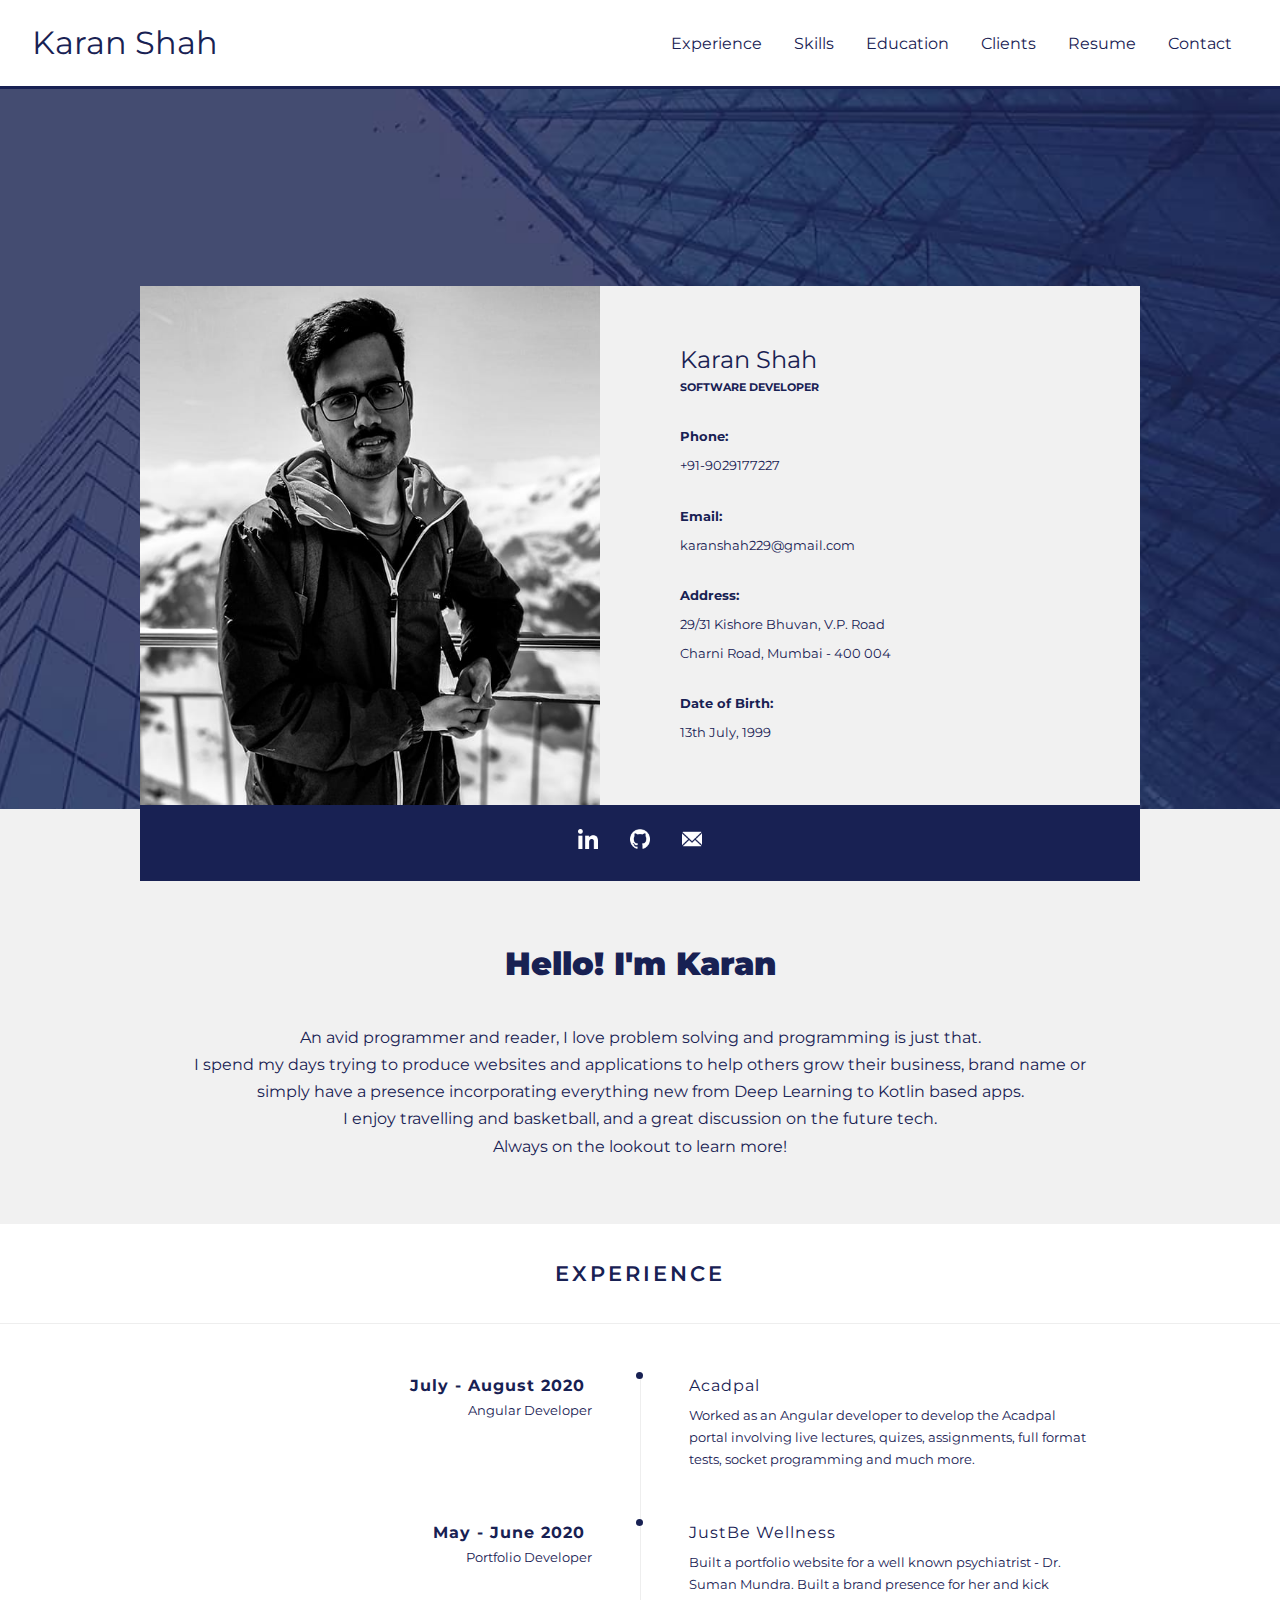
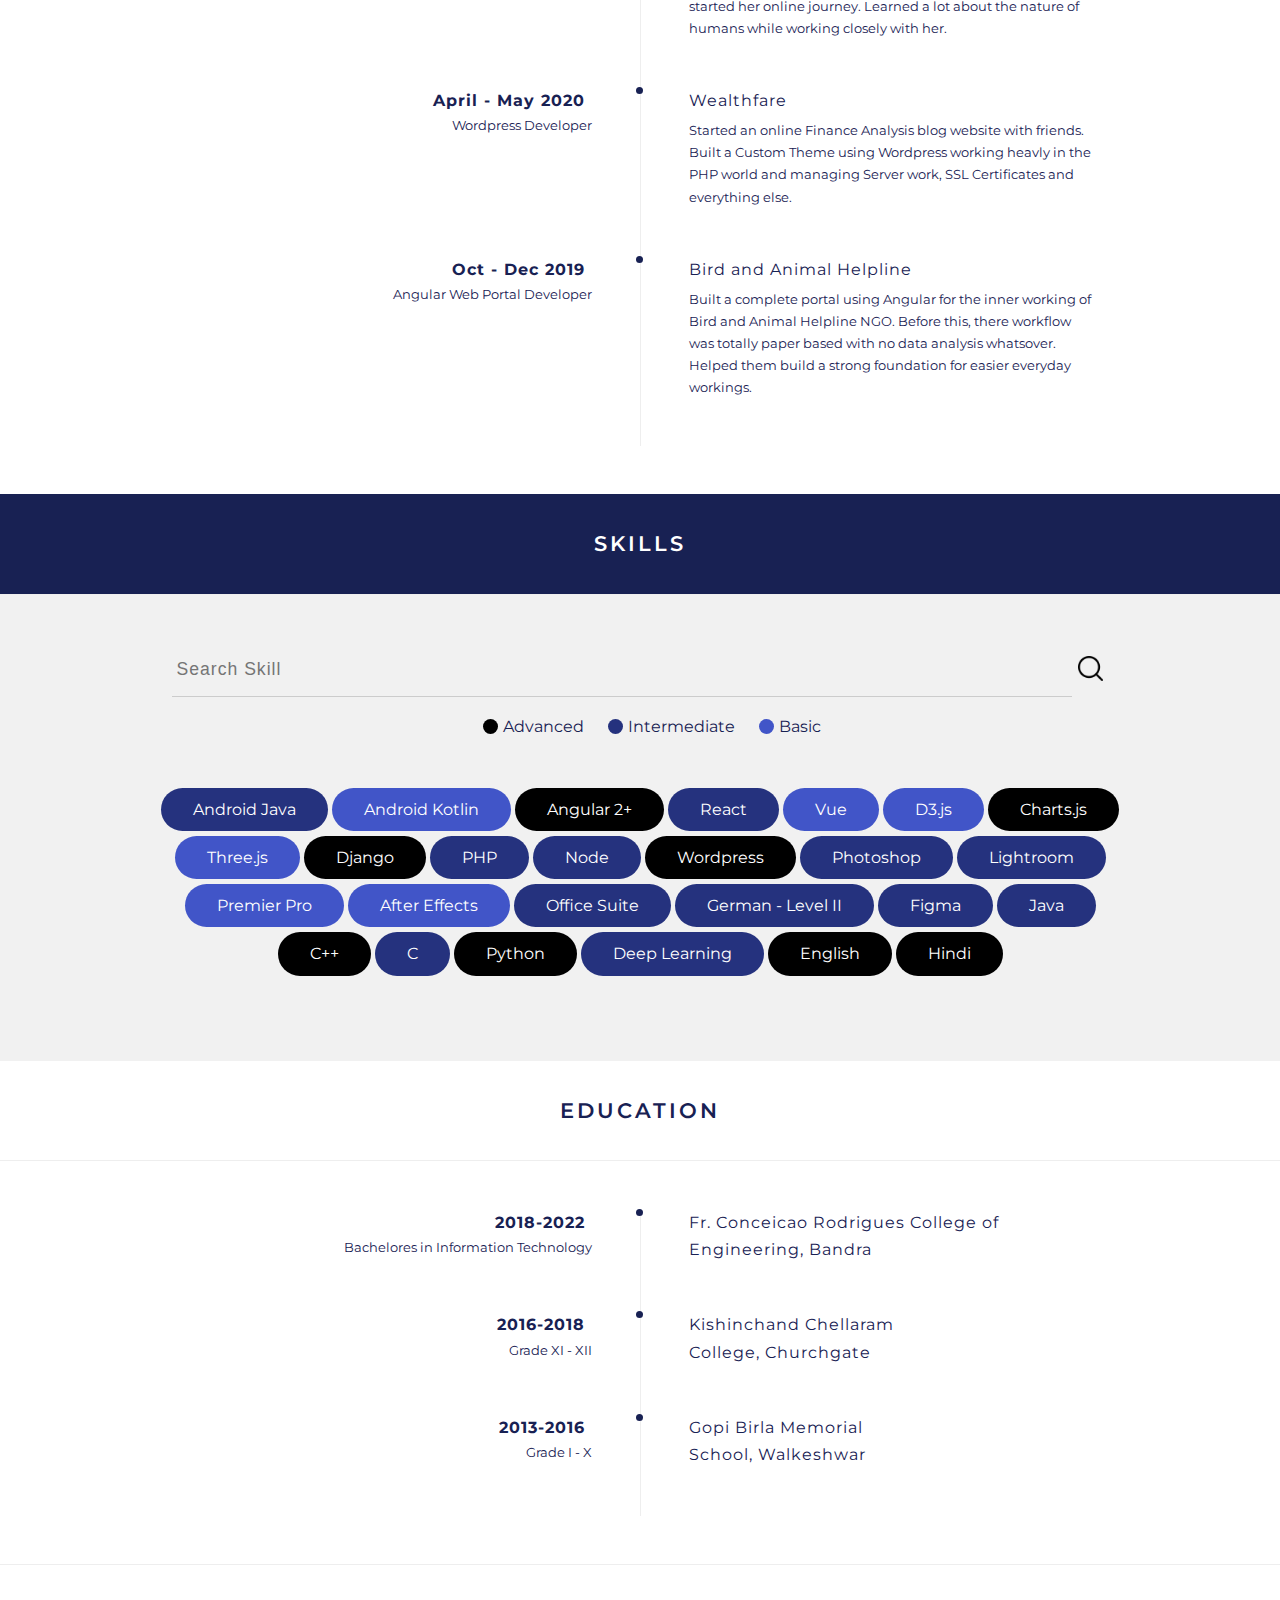
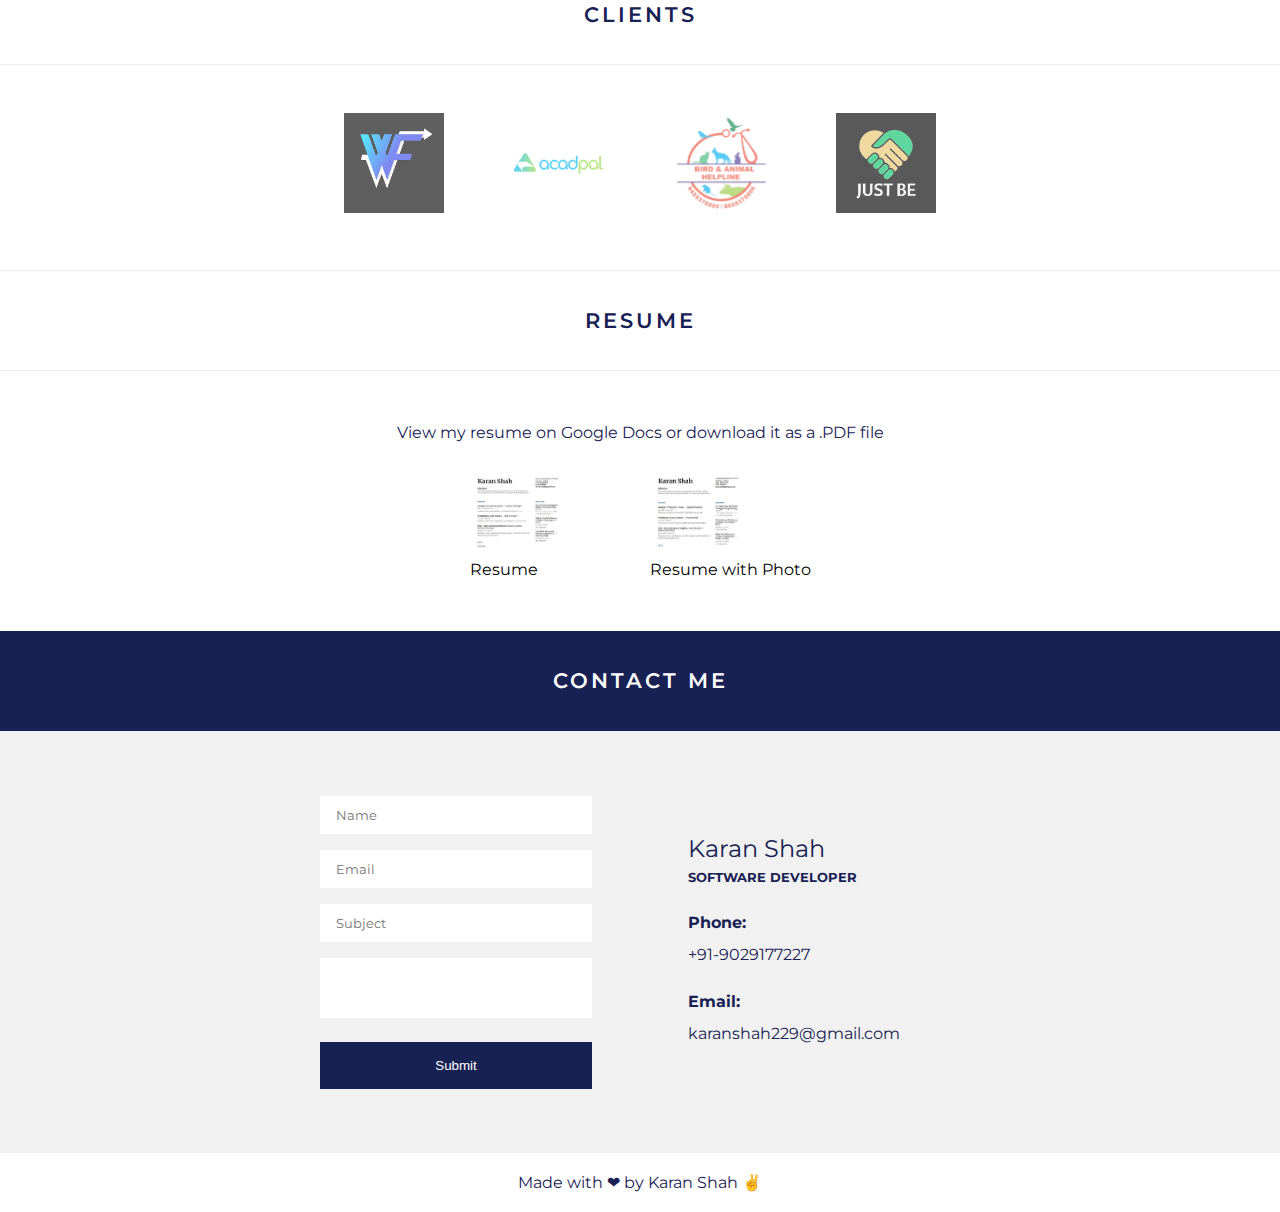
<file: index.html>
<!DOCTYPE html>
<html lang="en">
	<head>
		<meta charset="UTF-8" />
		<meta name="viewport" content="width=device-width, initial-scale=1.0" />
		<title>Karan Shah</title>
		<link rel="icon" href="favico.ico" type="image/png" />
		<link rel="stylesheet" href="styles.css" />
		<link rel="preconnect" href="https://fonts.gstatic.com" />
		<link
			rel="stylesheet"
			href="https://fonts.googleapis.com/css2?family=Montserrat:wght@400;600&display=swap"
		/>
		<link
			rel="stylesheet"
			href="https://cdnjs.cloudflare.com/ajax/libs/animate.css/4.1.1/animate.min.css"
		/>
	</head>
	<body>
		<!-- Header -->
		<nav class="header">
			<div class="mobile-header">
				<span class="header__heading">Karan Shah</span>
				<span onclick="mobile_menu()"
					><img src="images/hero/menu.png"
				/></span>
			</div>
			<nav class="container">
				<a
					href="#experience"
					id="nav_experience"
					class="header__quick_link"
					>Experience</a
				>
				<a href="#skills" id="nav_skills" class="header__quick_link"
					>Skills</a
				>
				<a
					href="#education"
					id="nav_education"
					class="header__quick_link"
					>Education</a
				>
				<a href="#clients" id="nav_clients" class="header__quick_link"
					>Clients</a
				>
				<a href="#resume" id="nav_resume" class="header__quick_link"
					>Resume</a
				>
				<a href="#contact" id="nav_contact" class="header__quick_link"
					>Contact</a
				>
			</nav>

			<div class="mobile-menu" id="mobile_menu">
				<nav style="display: flex; flex-direction: column">
					<a
						href="#experience"
						onclick="mobile_menu()"
						id="mob_nav_experience"
						class="header__quick_link"
						>Experience</a
					>
					<a
						href="#skills"
						onclick="mobile_menu()"
						id="mob_nav_skills"
						class="header__quick_link"
						>Skills</a
					>
					<a
						href="#education"
						onclick="mobile_menu()"
						id="mob_nav_education"
						class="header__quick_link"
						>Education</a
					>
					<a
						href="#clients"
						onclick="mobile_menu()"
						id="mob_nav_clients"
						class="header__quick_link"
						>Clients</a
					>
					<a
						href="#resume"
						onclick="mobile_menu()"
						id="mob_nav_resume"
						class="header__quick_link"
						>Resume</a
					>
					<a
						href="#contact"
						onclick="mobile_menu()"
						id="mob_nav_contact"
						class="header__quick_link"
						>Contact</a
					>
					<a
						onclick="mobile_menu()"
						class="header__quick_link"
						style="font-size: 1.2rem"
						>Close</a
					>
				</nav>
				<div class="mobile_menu_footer">Karan</div>
			</div>
		</nav>

		<!-- To adjust for Position:Fixed Issues -->
		<nav
			class="header heading__font"
			style="position: relative; opacity: 0; pointer-events: none"
		>
			<div><span class="header__heading">K</span></div>
			<nav class="container">|</nav>
		</nav>

		<!-- Hero -->
		<div class="hero__wrapper">
			<div class="hero">
				<div class="hero__card">
					<div class="hero__card__top">
						<div
							id="hero__card__left"
							class="hero__card__left animate__animated"
						></div>
						<div
							id="hero__card__right"
							class="hero__card__right animate__animated"
						>
							<div>
								<div class="hero__card__right__name">
									Karan Shah
								</div>
								<div class="hero__card__right__profession">
									SOFTWARE DEVELOPER
								</div>
							</div>
							<div>
								<div class="hero__card__right__heading">
									Phone:
								</div>
								<div>+91-9029177227</div>
							</div>
							<div>
								<div class="hero__card__right__heading">
									Email:
								</div>
								<div>karanshah229@gmail.com</div>
							</div>
							<div>
								<div class="hero__card__right__heading">
									Address:
								</div>
								<div>29/31 Kishore Bhuvan, V.P. Road</div>
								<div>Charni Road, Mumbai - 400 004</div>
							</div>
							<div>
								<div class="hero__card__right__heading">
									Date of Birth:
								</div>
								<div>13th July, 1999</div>
							</div>
						</div>
					</div>
					<div
						id="hero__card__bottom"
						class="hero__card__bottom animate__animated"
					>
						<span>
							<a
								href="https://www.linkedin.com/in/karan-shah-195703169/"
								target="_blank"
							>
								<img
									src="images/social/linkedin.png"
									alt="Linked In Profile"
									class="social_link_icons"
								/>
							</a>
						</span>
						<span>
							<a
								href="https://github.com/karanshah229"
								target="_blank"
							>
								<img
									src="images/social/github.png"
									alt="Github Profile"
									class="social_link_icons"
								/>
							</a>
						</span>
						<span>
							<a
								href="mailto:karanshah229@gmail.com"
								target="_blank"
							>
								<img
									src="images/social/email.png"
									alt="Email"
									class="social_link_icons"
								/>
							</a>
						</span>
					</div>
				</div>
			</div>
			<div class="hero__text">
				<div class="hero__text__heading">Hello! I'm Karan</div>
				<div class="hero__text__body">
					<div>
						An avid programmer and reader, I love problem solving
						and programming is just that.
					</div>
					<div>
						I spend my days trying to produce websites and
						applications to help others grow their business, brand
						name or simply have a presence incorporating everything
						new from Deep Learning to Kotlin based apps.
					</div>
					<div>
						I enjoy travelling and basketball, and a great
						discussion on the future tech.
					</div>
					<div>Always on the lookout to learn more!</div>
				</div>
			</div>
		</div>

		<!-- Experience -->
		<div id="experience">
			<div class="experience__heading">EXPERIENCE</div>
			<div class="experience__body">
				<div class="experience__body__exp">
					<div class="experience__body__exp__left">
						<div class="experience__body__exp__left__date">
							July - August 2020
						</div>
						<div class="experience__body__exp__left__position">
							Angular Developer
						</div>
					</div>
					<div class="experience__body__exp__right">
						<div class="experience__body__exp__right__company-name">
							Acadpal
						</div>
						<div class="experience__body__exp__right__text">
							Worked as an Angular developer to develop the
							Acadpal portal involving live lectures, quizes,
							assignments, full format tests, socket programming
							and much more.
						</div>
					</div>
				</div>
				<div class="experience__body__exp">
					<div class="experience__body__exp__left">
						<div class="experience__body__exp__left__date">
							May - June 2020
						</div>
						<div class="experience__body__exp__left__position">
							Portfolio Developer
						</div>
					</div>
					<div class="experience__body__exp__right">
						<div class="experience__body__exp__right__company-name">
							JustBe Wellness
						</div>
						<div class="experience__body__exp__right__text">
							Built a portfolio website for a well known
							psychiatrist - Dr. Suman Mundra. Built a brand
							presence for her and kick started her online
							journey. Learned a lot about the nature of humans
							while working closely with her.
						</div>
					</div>
				</div>
				<div class="experience__body__exp">
					<div class="experience__body__exp__left">
						<div class="experience__body__exp__left__date">
							April - May 2020
						</div>
						<div class="experience__body__exp__left__position">
							Wordpress Developer
						</div>
					</div>
					<div class="experience__body__exp__right">
						<div class="experience__body__exp__right__company-name">
							Wealthfare
						</div>
						<div class="experience__body__exp__right__text">
							Started an online Finance Analysis blog website with
							friends. Built a Custom Theme using Wordpress
							working heavly in the PHP world and managing Server
							work, SSL Certificates and everything else.
						</div>
					</div>
				</div>
				<div class="experience__body__exp">
					<div class="experience__body__exp__left">
						<div class="experience__body__exp__left__date">
							Oct - Dec 2019
						</div>
						<div class="experience__body__exp__left__position">
							Angular Web Portal Developer
						</div>
					</div>
					<div class="experience__body__exp__right">
						<div class="experience__body__exp__right__company-name">
							Bird and Animal Helpline
						</div>
						<div class="experience__body__exp__right__text">
							Built a complete portal using Angular for the inner
							working of Bird and Animal Helpline NGO. Before
							this, there workflow was totally paper based with no
							data analysis whatsover. Helped them build a strong
							foundation for easier everyday workings.
						</div>
					</div>
				</div>
			</div>
		</div>

		<!-- Skills -->
		<div id="skills">
			<div class="skills__heading">SKILLS</div>
			<div class="skills__body">
				<div class="skills__body__search">
					<input
						type="search"
						placeholder="Search Skill"
						id="skills__body__search__input"
						class="skills__body__search__input"
					/>
					<button onclick="searchSkill()">
						<img src="images/skills/search.png" alt="Search" />
					</button>
				</div>
				<div class="skills__body__legend">
					<div class="advanced legend__item"></div>
					<div>Advanced</div>
					<div class="intermediate legend__item"></div>
					<div>Intermediate</div>
					<div class="basic legend__item"></div>
					<div>Basic</div>
				</div>
				<div
					class="skills__body__skill-pills"
					id="skills__body__skill_pills"
				></div>
			</div>
		</div>

		<!-- Education -->
		<div id="education">
			<div class="experience__heading">EDUCATION</div>
			<div class="experience__body">
				<div class="experience__body__exp">
					<div class="experience__body__exp__left">
						<div class="experience__body__exp__left__date">
							2018-2022
						</div>
						<div class="experience__body__exp__left__position">
							Bachelores in Information Technology
						</div>
					</div>
					<div class="experience__body__exp__right">
						<div class="experience__body__exp__right__company-name">
							Fr. Conceicao Rodrigues College of Engineering,
							Bandra
						</div>
					</div>
				</div>
				<div class="experience__body__exp">
					<div class="experience__body__exp__left">
						<div class="experience__body__exp__left__date">
							2016-2018
						</div>
						<div class="experience__body__exp__left__position">
							Grade XI - XII
						</div>
					</div>
					<div class="experience__body__exp__right">
						<div class="experience__body__exp__right__company-name">
							Kishinchand Chellaram College, Churchgate
						</div>
					</div>
				</div>
				<div class="experience__body__exp">
					<div class="experience__body__exp__left">
						<div class="experience__body__exp__left__date">
							2013-2016
						</div>
						<div class="experience__body__exp__left__position">
							Grade I - X
						</div>
					</div>
					<div class="experience__body__exp__right">
						<div class="experience__body__exp__right__company-name">
							Gopi Birla Memorial School, Walkeshwar
						</div>
					</div>
				</div>
			</div>
		</div>

		<!-- Clients -->
		<div id="clients">
			<div class="clients__heading">CLIENTS</div>
			<div class="clients__body">
				<a href="https://wealthfare.in/" target="_blank"
					><img src="images/clients/wealthfare.png" alt="Wealthfare"
				/></a>
				<a href="https://acadpal.com/" target="_blank"
					><img src="images/clients/acadpal.jpg" alt="AcadPal"
				/></a>
				<a href="http://www.birdhelpline.com/" target="_blank"
					><img
						src="images/clients/bah.png"
						alt="Bird Animal Helpline"
				/></a>
				<a href="https://justbewellness.co.in/" target="_blank"
					><img
						src="images/clients/justbewellness.jpg"
						alt="Just Be Wellness"
				/></a>
			</div>
		</div>

		<!-- Download Resume -->
		<div id="resume">
			<div class="resume__heading">RESUME</div>
			<div class="resume__body">
				<div style="text-align: center">
					<span
						>View my resume on Google Docs or download it as a .PDF
						file</span
					>
				</div>
				<div class="resume__body__links">
					<a
						href="https://docs.google.com/document/d/1TTybpLhb9UGH5m9HGJNzJn6GtaKYFrhfVJrP0WzSzNk"
						target="_blank"
					>
						<img
							src="images/Resume/Resume - Long.JPG"
							alt="Resume Long"
						/>
						<div>Resume</div>
					</a>
					<a
						href="https://docs.google.com/document/d/1n5Bp4fnGhk_Cw_JyeM9-sHmnfYKmtgZ7BuhXf25aoiY"
						target="_blank"
					>
						<img
							src="images/Resume/Resume - Short.JPG"
							alt="Resume Short"
						/>
						<div>Resume with Photo</div>
					</a>
				</div>
			</div>
		</div>

		<!-- Contact Me -->
		<div id="contact">
			<div class="contact__heading">CONTACT ME</div>
			<div class="contact__body">
				<div class="contact__body__left">
					<div class="contact-form">
						<div><input type="text" placeholder="Name" /></div>
						<div><input type="text" placeholder="Email" /></div>
						<div><input type="text" placeholder="Subject" /></div>
						<div><textarea></textarea></div>
						<div>
							<button onclick="alert('Backend not attached yet')">
								Submit
							</button>
						</div>
					</div>
				</div>
				<div class="contact__body__right">
					<div>
						<div class="contact__body__right__name">Karan Shah</div>
						<div class="contact__body__right__profession">
							SOFTWARE DEVELOPER
						</div>
					</div>
					<div>
						<div class="contact__body__right__heading">Phone:</div>
						<div>+91-9029177227</div>
					</div>
					<div>
						<div class="contact__body__right__heading">Email:</div>
						<div>karanshah229@gmail.com</div>
					</div>
				</div>
			</div>
		</div>

		<!-- Footer -->
		<footer>Made with ❤ by Karan Shah ✌</footer>

		<script>
			// A bit of JS to do the trick
			var last_updated_link = "";
			function update_links() {
				var clicked = window.location.href.split("#")[1];
				if (last_updated_link != "") {
					if (
						document
							.querySelector("#nav_" + last_updated_link)
							.classList.contains("active")
					)
						document
							.querySelector("#nav_" + last_updated_link)
							.classList.remove("active");
					if (
						document
							.querySelector("#mob_nav_" + last_updated_link)
							.classList.contains("active")
					)
						document
							.querySelector("#mob_nav_" + last_updated_link)
							.classList.remove("active");
				}
				document
					.querySelector("#nav_" + clicked)
					.classList.add("active");
				document
					.querySelector("#mob_nav_" + clicked)
					.classList.add("active");
				last_updated_link = clicked;
			}
			window.addEventListener("hashchange", update_links);

			var mobile_menu_open = false;
			function mobile_menu() {
				if (!mobile_menu_open) {
					mobile_menu_open = true;
					document.querySelector("#mobile_menu").style.display =
						"flex";
				} else {
					mobile_menu_open = false;
					document.querySelector("#mobile_menu").style.display =
						"none";
				}
			}

			// Animations according to Device Type
			document.addEventListener("DOMContentLoaded", function (event) {
				if (window.innerWidth < 600) {
					document
						.querySelector("#hero__card__left")
						.classList.add("animate__fadeInDown");
					document
						.querySelector("#hero__card__right")
						.classList.add("animate__fadeInUp");
					document
						.querySelector("#hero__card__bottom")
						.classList.add("animate__fadeIn");
				} else {
					document.querySelector;
					document
						.querySelector("#hero__card__left")
						.classList.add("animate__fadeInLeft");
					document
						.querySelector("#hero__card__right")
						.classList.add("animate__fadeInRight");
					document
						.querySelector("#hero__card__bottom")
						.classList.add("animate__fadeInUp");
				}
			});

			// Skills JS
			function createPill(item, index, arr) {
				var div = document.createElement("DIV");
				div.textContent = Object.keys(item)[0];
				div.classList.add("pill");
				div.classList.add(item[div.textContent].toLowerCase());
				document
					.getElementById("skills__body__skill_pills")
					.appendChild(div);
			}

			skills = [
				{ "Android Java": "Intermediate" },
				{ "Android Kotlin": "Basic" },
				{ "Angular 2+": "Advanced" },
				{ React: "Intermediate" },
				{ Vue: "Basic" },
				{ "D3.js": "Basic" },
				{ "Charts.js": "Advanced" },
				{ "Three.js": "Basic" },
				{ Django: "Advanced" },
				{ PHP: "Intermediate" },
				{ Node: "Intermediate" },
				{ Wordpress: "Advanced" },
				{ Photoshop: "Intermediate" },
				{ Lightroom: "Intermediate" },
				{ "Premier Pro": "Basic" },
				{ "After Effects": "Basic" },
				{ "Office Suite": "Intermediate" },
				{ "German - Level II": "Level-II" },
				{ Figma: "Intermediate" },
				{ Java: "Intermediate" },
				{ "C++": "Advanced" },
				{ C: "Intermediate" },
				{ Python: "Advanced" },
				{ "Deep Learning": "Intermediate" },
				{ English: "Proficent" },
				{ Hindi: "Mother-Tongue" },
			];

			skillsToShow = [...skills];

			document.getElementById("skills__body__skill_pills").innerHTML = "";
			skillsToShow.forEach(createPill);

			function searchSkill() {
				skillsToShow = [];
				function findSkill(item, index, array) {
					var skill = Object.keys(item)[0].toLowerCase();
					if (skill.includes(key)) {
						skillsToShow.push(item);
					}
				}

				var key = document
					.getElementById("skills__body__search__input")
					.value.trim();
				if (key) {
					skills.forEach(findSkill);
				} else {
					skillsToShow.splice(0, skillsToShow.length);
					skillsToShow = [...skills];
				}

				document.getElementById("skills__body__skill_pills").innerHTML =
					"";
				if (skillsToShow.length) skillsToShow.forEach(createPill);
				else {
					var div = document.createElement("DIV");
					div.textContent = "No Skills matching Search key";
					div.classList.add("pill");
					div.classList.add("advanced");
					document
						.getElementById("skills__body__skill_pills")
						.appendChild(div);
				}
			}
		</script>
	</body>
</html>
</file>
<file: styles.css>
html,
body {
	margin: 0;
	padding: 0;
	scroll-behavior: smooth;
	font-family: "Montserrat", sans-serif;
	line-height: 1.7;
	color: #182153;
}

a {
	text-decoration: none;
	color: black;
}

.container {
	display: flex;
}

/* Header */
.header {
	position: fixed;
	top: 0;
	left: 0;
	width: 100%;
	box-sizing: border-box;
	padding: 1rem 2rem;
	display: flex;
	justify-content: space-between;
	align-items: center;
	z-index: 100;
	background-color: white;
	border-bottom: 3px solid #182153;
}

.header__heading {
	font-size: 2rem;
}

.header__quick_link {
	margin: 0 1rem;
	color: #182153;
	transition: color 200ms ease-in-out;
}
.header__quick_link:hover {
	color: dodgerblue;
}
.header__quick_link.active {
	color: dodgerblue;
}
.mobile-menu {
	display: none;
}
.mobile-header span:nth-of-type(2) {
	display: none;
}

/* Hero */

.hero {
	background-image: url("images/hero/hero-background.jpg");
	background-attachment: fixed;
	background-position: right center;
	background-repeat: no-repeat;
	background-size: cover;
	height: 80vh;
	display: flex;
	align-items: flex-end;
	justify-content: center;
}

.hero__card {
	margin-bottom: -4.5rem;
	flex: 1;
	display: flex;
	flex-direction: column;
	max-width: 1000px;
}

.hero__card__top {
	display: flex;
}

.hero__card__top div {
	flex: 1;
}

.hero__card__left {
	background-image: url("images/hero/Karan_Shah.jpg");
	background-position: top;
	background-repeat: no-repeat;
	background-size: cover;
	color: transparent;
}

.hero__card__right {
	background-color: #f1f1f1;
	box-sizing: border-box;
	padding: 3rem 0;
	padding-left: 5rem;
	color: #182153;
	display: flex;
	flex-direction: column;
	font-size: small;
	align-items: flex-start;
}

.hero__card__right div {
	margin: 7px 0;
}

.hero__card__right__name {
	font-size: 1.5rem;
	line-height: 1;
}

.hero__card__right__profession {
	font-size: smaller;
	font-weight: bold;
}

.hero__card__right__heading {
	font-weight: bold;
}

.hero__card__bottom {
	background-color: #182153;
	color: white;
	padding: 1.5rem;
	text-align: center;
	display: flex;
	justify-content: center;
}

.hero__card__bottom span {
	margin: 0 1rem;
}

.social_link_icons {
	width: 20px;
}

.hero__text {
	box-sizing: border-box;
	text-align: center;
	padding-top: 8rem;
	padding-bottom: 4rem;
	background-color: #f1f1f1;
	display: flex;
	flex-direction: column;
	align-items: center;
}

.hero__text__heading {
	font-size: 2rem;
	font-weight: 900;
	margin-bottom: 2rem;
}

.hero__text__body {
	max-width: 900px;
}

/* Experience */
.experience__heading {
	color: #182153;
	letter-spacing: 3px;
	font-weight: 600;
	font-size: 1.3rem;
	padding: 2rem 0;
	text-align: center;
	border-bottom: 1px solid #eee;
}

.experience__body {
	padding: 3rem 0;
	display: flex;
	flex-direction: column;
	align-items: center;
}

.experience__body__exp {
	display: flex;
	justify-content: center;
	align-items: stretch;
	max-width: 1000px;
}

.experience__body__exp__left {
	border-right: 1px solid #eee;
	text-align: right;
}

.experience__body__exp__left,
.experience__body__exp__right {
	flex: 1;
	padding: 3rem;
	padding-top: 0;
}

.experience__body__exp__left::before {
	position: relative;
	display: block;
	background-color: #182153;
	content: "";
	border-radius: 50%;
	height: 7px;
	width: 7px;
	float: right;
	right: calc(-3.5px + -3rem);
}

.experience__body__exp__left__date {
	font-weight: bold;
	letter-spacing: 1px;
}
.experience__body__exp__left__position {
	font-size: small;
}

.experience__body__exp__right__company-name {
	letter-spacing: 1px;
}
.experience__body__exp__right__text {
	margin-top: 5px;
	font-size: small;
}

/* Skills */
.skills__heading {
	background-color: #182153;
	color: white;
	letter-spacing: 3px;
	font-weight: 600;
	font-size: 1.3rem;
	padding: 2rem 0;
	text-align: center;
	border-bottom: 1px solid #eee;
}

.skills__body {
	padding: 3rem 0;
	display: flex;
	flex-direction: column;
	align-items: center;
	justify-content: center;
	background-color: #f1f1f1;
}

.skills__body__search {
	display: flex;
	align-items: center;
}

.skills__body__search__input {
	border: none;
	border-bottom: 1px solid #ccc;
	outline: none;
	padding: 1rem;
	padding-left: 5px;
	letter-spacing: 1px;
	width: 900px;
	display: block;
	font-size: 1.1rem;
	background-color: transparent;
}

.skills__body__search button {
	background-color: transparent;
	border: none;
	outline: none;
	cursor: pointer;
}

.skills__body__search button img {
	width: 25px;
}

.skills__body__legend {
	margin-top: 1rem;
	display: flex;
	align-items: center;
	justify-content: center;
}

.skills__body__legend .legend__item {
	color: transparent;
	border-radius: 50%;
	height: 15px;
	width: 15px;
	margin-left: 1.5rem;
	margin-right: 5px;
}

.skills__body__skill-pills {
	padding: 3rem 0;
	padding-bottom: 2rem;
	width: 1000px;
	display: flex;
	flex-wrap: wrap;
	justify-content: center;
}

.skills__body__skill-pills .pill {
	padding: 0.5rem 2rem;
	border-radius: 25px;
	color: white;
	margin: 0 2px;
	margin-bottom: 5px;
}

.basic {
	background-color: #4155c8;
}
.intermediate,
.level-ii {
	background-color: #25327e;
}
.advanced,
.proficent,
.mother-tongue {
	background-color: black;
}

/* Education */
#education {
	border-bottom: 1px solid #eee;
}

/* Clients */
.clients__heading {
	color: #182153;
	letter-spacing: 3px;
	font-weight: 600;
	font-size: 1.3rem;
	padding: 2rem 0;
	text-align: center;
	border-bottom: 1px solid #eee;
}

.clients__body {
	display: flex;
	justify-content: center;
	align-items: center;
	padding: 3rem;
	border-bottom: 1px solid #eee;
}

.clients__body a {
	margin: 0 2rem;
}

.clients__body img {
	width: 100px;
	opacity: 0.65;
	transition: opacity 200ms ease-in-out;
}

.clients__body img:hover {
	opacity: 1;
}

/* Resume */
.resume__heading {
	color: #182153;
	letter-spacing: 3px;
	font-weight: 600;
	font-size: 1.3rem;
	padding: 2rem 0;
	text-align: center;
	border-bottom: 1px solid #eee;
}

.resume__body {
	padding: 3rem;
}

.resume__body__links {
	display: flex;
	justify-content: center;
	align-items: stretch;
	margin-top: 1.5rem;
}

.resume__body a:first-child {
	margin-right: 5rem;
}
.resume__body img {
	width: 100px;
}

/* Contact */
.contact__heading {
	background-color: #182153;
	color: white;
	letter-spacing: 3px;
	font-weight: 600;
	font-size: 1.3rem;
	padding: 2rem 0;
	text-align: center;
	border-bottom: 1px solid #eee;
}

.contact__body {
	background-color: #f1f1f1;
	padding: 3rem;
	display: flex;
	justify-content: center;
	align-items: center;
}

.contact__body__left {
	flex: 1;
	display: flex;
	flex-direction: column;
	align-items: flex-end;
	padding-right: 3rem;
}
.contact-form {
	width: 50%;
}
.contact-form div {
	margin: 1rem 0;
}

#contact input,
#contact textarea {
	all: unset;
	box-sizing: border-box;
	background-color: white;
	border: none;
	padding: 0.5rem 1rem;
	font-size: small;
	width: 100%;
}

#contact button {
	background-color: #182153;
	color: white;
	outline: none;
	border: none;
	padding: 1rem 2rem;
	width: 100%;
	cursor: pointer;
}

.contact__body__right {
	flex: 1;
	padding-left: 3rem;
	display: flex;
	flex-direction: column;
}
.contact__body__right div {
	margin: 5px 0;
}

.contact__body__right__name {
	font-size: 1.5rem;
	line-height: 1;
}

.contact__body__right__profession {
	font-size: smaller;
	font-weight: bold;
}

.contact__body__right__heading {
	font-weight: bold;
}

footer {
	padding: 1rem;
	display: flex;
	justify-content: center;
	align-items: center;
}

@media only screen and (max-width: 600px) {
	.header .container {
		display: none;
	}
	.header__heading {
		font-size: 1.5rem;
	}
	.mobile-header {
		width: 100%;
		display: flex;
		justify-content: space-between;
		align-items: center;
	}
	.mobile-header span:nth-of-type(2) {
		display: block;
	}
	.mobile-header span:nth-of-type(2) img {
		width: 20px;
	}
	.mobile-menu {
		display: none;
		position: absolute;
		width: 100vw;
		height: 100vh;
		top: 0;
		left: 0;
		padding: 2rem 1rem;
		flex-direction: column;
		justify-content: space-between;
		background-color: #182153;
		opacity: 0.95;
		z-index: 1000;
	}
	#mobile_menu .header__quick_link {
		font-size: 1.5rem;
		margin: 0.75rem 0.75rem;
		color: #ffffff90;
	}
	#mobile_menu .header__quick_link.active {
		color: white;
	}
	.mobile_menu_footer {
		bottom: 0;
		color: white;
		z-index: 1001;
	}

	/* Hero */
	.hero {
		height: auto;
		padding-top: 1rem;
	}
	.hero__card {
		max-width: 90%;
	}
	.hero__card__top {
		display: flex;
		flex-direction: column;
	}
	.hero__card__left {
		min-height: 50vh;
	}
	.hero__card__right {
		font-size: 1rem;
		padding-left: 3rem;
	}
	.hero__text {
		padding-left: 2rem;
		padding-right: 2rem;
	}

	/* Experience */
	.experience__body__exp {
		flex-direction: column;
	}
	.experience__body__exp__left {
		text-align: left;
	}
	.experience__body__exp__left::before {
		float: left;
		right: unset;
		left: -1rem;
	}
	.experience__body__exp__left,
	.experience__body__exp__right {
		padding-top: 1rem;
		padding-bottom: 1rem;
	}
	.experience__body__exp__left__position {
		font-size: unset;
	}
	.experience__body__exp__right__text {
		margin-top: 5px;
		font-size: unset;
	}

	/* Skills */
	.skills__body__search__input {
		width: 100%;
	}
	.skills__body__skill-pills {
		width: 95%;
	}

	.clients__body {
		flex-wrap: wrap;
	}
	.clients__body a {
		margin: 0 1rem;
	}
	.clients__body img {
		opacity: 1;
	}

	/* Contact */
	.contact__body {
		flex-direction: column;
	}

	.contact__body__left {
		width: 100%;
		padding-right: 0;
	}
	.contact-form {
		width: 100%;
	}

	.contact__body__right {
		margin-top: 2rem;
		width: 100%;
		padding-left: 0;
	}
}
</file>
